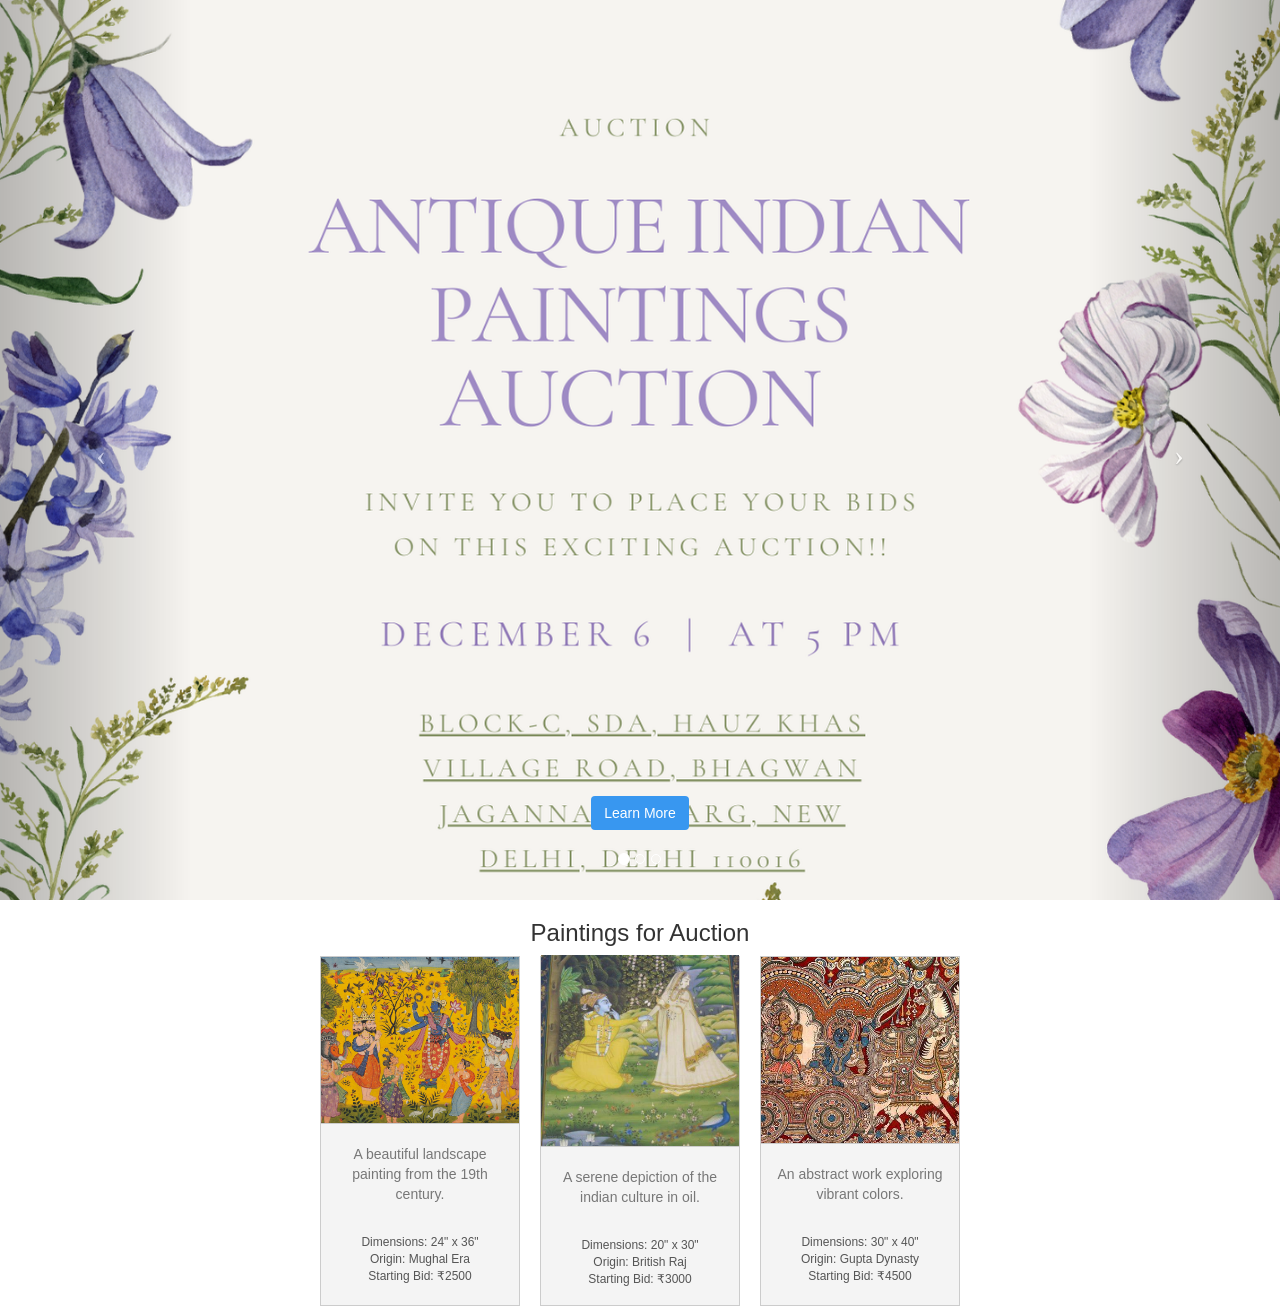
<file: auctionslide.html>
<!DOCTYPE html>
<html lang="en">
<head>
    <meta charset="UTF-8">
    <meta name="viewport" content="width=device-width, initial-scale=1.0">
    <title>Carousel Slide</title>
    <link rel="stylesheet" href="auctionslide.css"> <!-- Linking CSS file -->
    <link rel="stylesheet" href="https://maxcdn.bootstrapcdn.com/bootstrap/3.3.7/css/bootstrap.min.css"> <!-- Bootstrap CSS -->
</head>
<body>

<!-- Full Page Image Background Carousel Header -->
<div id="myCarousel" class="carousel slide" data-ride="carousel">
    <!-- Indicators -->
    <ol class="carousel-indicators">
        <li data-target="#myCarousel" data-slide-to="0" class="active"></li>
        <li data-target="#myCarousel" data-slide-to="1"></li>
        <li data-target="#myCarousel" data-slide-to="2"></li>
    </ol>

    <!-- Wrapper for Slides -->
    <div class="carousel-inner">
        <!-- Slide 1 -->
        <div class="item active">
            <div class="fill" style="background-image: url('AUCTION_IMG1.png');"></div>
            <div class="carousel-caption">
                <h2 class="animated fadeInDown"></h2>
                <p class="animated fadeInUp"></p>
                <p class="animated fadeInUp">
                    <a href="#" class="btn btn-transparent btn-rounded btn-large" id="learn-more-1">Learn More</a>
                </p>
            </div>
        </div>

        <!-- Slide 2 -->
        <div class="item">
            <div class="fill" style="background-image: url('antiquE_2.png');"></div>
            <div class="carousel-caption">
                <h2 class="animated fadeInDown"></h2>
                <p class="animated fadeInUp"></p>
                <p class="animated fadeInUp">
                    <a href="#" class="btn btn-transparent btn-rounded btn-large" id="learn-more-2">Learn More</a>
                </p>
            </div>
        </div>

        <!-- Slide 3 -->
        <div class="item">
            <div class="fill" style="background-image: url('antique_3.png');"></div>
            <div class="carousel-caption">
                <h2 class="animated fadeInDown"></h2>
                <p class="animated fadeInRight"></p>
                <p class="animated fadeInRight">
                    <a href="#" class="btn btn-transparent btn-rounded btn-large" id="learn-more-3">Learn More</a>
                </p>
            </div>
        </div>
    </div>

    <!-- Controls -->
    <a class="left carousel-control" href="#myCarousel" data-slide="prev">
        <span class="icon-prev"></span>
    </a>
    <a class="right carousel-control" href="#myCarousel" data-slide="next">
        <span class="icon-next"></span>
    </a>
</div>

<!-- Auction items for each slide -->
<!-- Paintings (for Slide 1) -->
<div class="auction-section" id="paintings-section" style="display: block;">
    <h3 style="text-align: center; font-size: 24px; color: #333;">Paintings for Auction</h3>
    <div class="item-list" style="display: flex; justify-content: center; gap: 20px;">
        <!-- Painting 1 -->
        <div class="item" style="width: 200px; height: 350px; background-color: #f4f4f4; display: flex; flex-direction: column; align-items: center; justify-content: center; border: 1px solid #ccc;">
            <!-- Image -->
            <img src="painting1.jpg" alt="Painting 1" style="width: 100%; height: 200px; object-fit: cover; border-bottom: 1px solid #ccc;">
            <!-- Description -->
            <p style="font-size: 14px; color: #777; text-align: center; margin-top: 10px;">A beautiful landscape painting from the 19th century.</p>
            <p style="font-size: 12px; color: #555; text-align: center;">Dimensions: 24" x 36"<br>Origin: Mughal Era<br>Starting Bid: ₹2500</p>
        </div>

        <!-- Painting 2 -->
        <div class="item" style="width: 200px; height: 350px; background-color: #f4f4f4; display: flex; flex-direction: column; align-items: center; justify-content: center; border: 1px solid #ccc;">
            <!-- Image -->
            <img src="painting2.jpeg" alt="Painting 2" style="width: 100%; height: 200px; object-fit: cover; border-bottom: 1px solid #ccc;">
            <!-- Description -->
            <p style="font-size: 14px; color: #777; text-align: center; margin-top: 10px;">A serene depiction of the indian culture in oil.</p>
            <p style="font-size: 12px; color: #555; text-align: center;">Dimensions: 20" x 30"<br>Origin: British Raj<br>Starting Bid: ₹3000</p>
        </div>

        <!-- Painting 3 -->
        <div class="item" style="width: 200px; height: 350px; background-color: #f4f4f4; display: flex; flex-direction: column; align-items: center; justify-content: center; border: 1px solid #ccc;">
            <!-- Image -->
            <img src="painting3.jpeg" alt="Painting 3" style="width: 100%; height: 200px; object-fit: cover; border-bottom: 1px solid #ccc;">
            <!-- Description -->
            <p style="font-size: 14px; color: #777; text-align: center; margin-top: 10px;">An abstract work exploring vibrant colors.</p>
            <p style="font-size: 12px; color: #555; text-align: center;">Dimensions: 30" x 40"<br>Origin: Gupta Dynasty<br>Starting Bid: ₹4500</p>
        </div>
    </div>
</div>

<!-- Pottery (for Slide 2) -->
<div class="auction-section" id="pottery-section" style="display: none;">
    <h3></h3>
  
        <h3 style="text-align: center; font-size: 24px; color: #333;">Pottery for Auction</h3>
        <div class="item-list" style="display: flex; justify-content: center; gap: 20px;">
            <!-- Painting 1 -->
            <div class="item" style="width: 200px; height: 350px; background-color: #f4f4f4; display: flex; flex-direction: column; align-items: center; justify-content: center; border: 1px solid #ccc;">
                <!-- Image -->
                <img src="pottery1.jpeg" alt="Painting 1" style="width: 100%; height: 200px; object-fit: cover; border-bottom: 1px solid #ccc;">
                <!-- Description -->
                <p style="font-size: 14px; color: #777; text-align: center; margin-top: 10px;">A beautiful handmade pottery from the 19th century.</p>
                <p style="font-size: 12px; color: #555; text-align: center;">Dimensions: 24" x 36"<br>Origin: Mughal Era<br>Starting Bid: ₹3500</p>
            </div>
    
            <!-- Painting 2 -->
            <div class="item" style="width: 200px; height: 350px; background-color: #f4f4f4; display: flex; flex-direction: column; align-items: center; justify-content: center; border: 1px solid #ccc;">
                <!-- Image -->
                <img src="pottery2.jpeg" alt="Painting 2" style="width: 100%; height: 200px; object-fit: cover; border-bottom: 1px solid #ccc;">
                <!-- Description -->
                <p style="font-size: 14px; color: #777; text-align: center; margin-top: 10px;">A serene hand crafted mud pottery with beautiful Painting.</p>
                <p style="font-size: 12px; color: #555; text-align: center;">Dimensions: 20" x 30"<br>Origin: British Raj<br>Starting Bid: ₹3500</p>
            </div>
    
            <!-- Painting 3 -->
            <div class="item" style="width: 200px; height: 350px; background-color: #f4f4f4; display: flex; flex-direction: column; align-items: center; justify-content: center; border: 1px solid #ccc;">
                <!-- Image -->
                <img src="pottery3.jpeg" alt="Painting 3" style="width: 100%; height: 200px; object-fit: cover; border-bottom: 1px solid #ccc;">
                <!-- Description -->
                <p style="font-size: 14px; color: #777; text-align: center; margin-top: 10px;">An abstract work exploring vibrant color and very unique patterns.</p>
                <p style="font-size: 12px; color: #555; text-align: center;">Dimensions: 30" x 40"<br>Origin: Gupta Dynasty<br>Starting Bid: ₹4500</p>
            </div>
        </div>
    </div>
    



 <!-- Furniture (for Slide 3) -->
 <div class="auction-section" id="furniture-section" style="display: none;">
    <h3 style="text-align: center; font-size: 24px; color: #333;">Furnitures for Auction</h3>
    <div class="item-list" style="display: flex; justify-content: center; gap: 20px;">
        <!-- Painting 1 -->
        <div class="item" style="width: 200px; height: 350px; background-color: #f4f4f4; display: flex; flex-direction: column; align-items: center; justify-content: center; border: 1px solid #ccc;">
            <!-- Image -->
            <img src="furniture1.jpg" alt="Painting 1" style="width: 100%; height: 200px; object-fit: cover; border-bottom: 1px solid #ccc;">
            <!-- Description -->
            <p style="font-size: 14px; color: #777; text-align: center; margin-top: 10px;">A beautiful book case from the 19th century .</p>
            <p style="font-size: 12px; color: #555; text-align: center;">Dimensions: 24" x 36"<br>Origin: Mughal Era<br>Starting Bid: ₹5000</p>
        </div>

        <!-- Painting 2 -->
        <div class="item" style="width: 200px; height: 350px; background-color: #f4f4f4; display: flex; flex-direction: column; align-items: center; justify-content: center; border: 1px solid #ccc;">
            <!-- Image -->
            <img src="furniture2.webp" alt="Painting 2" style="width: 100%; height: 200px; object-fit: cover; border-bottom: 1px solid #ccc;">
            <!-- Description -->
            <p style="font-size: 14px; color: #777; text-align: center; margin-top: 10px;">A pretty and wooden made majestic chair with engraved arts.</p>
            <p style="font-size: 12px; color: #555; text-align: center;">Dimensions: 20" x 30"<br>Origin: British Raj<br>Starting Bid: ₹5600</p>
        </div>

        <!-- Painting 3 -->
        <div class="item" style="width: 200px; height: 350px; background-color: #f4f4f4; display: flex; flex-direction: column; align-items: center; justify-content: center; border: 1px solid #ccc;">
            <!-- Image -->
            <img src="furniture3.jpg" alt="Painting 3" style="width: 100%; height: 200px; object-fit: cover; border-bottom: 1px solid #ccc;">
            <!-- Description -->
            <p style="font-size: 14px; color: #777; text-align: center; margin-top: 10px;">A beautiful weaved seat with wooden touch and beautiful floral carvings all around.</p>
            <p style="font-size: 12px; color: #555; text-align: center;">Dimensions: 30" x 40"<br>Origin: Gupta Dynasty<br>Starting Bid: ₹4500</p>
        </div>
    </div>
</div>




<script src="https://ajax.googleapis.com/ajax/libs/jquery/3.5.1/jquery.min.js"></script>
<script src="https://maxcdn.bootstrapcdn.com/bootstrap/3.3.7/js/bootstrap.min.js"></script>

<script>
    // Switch auction items based on the active slide
    $('#myCarousel').on('slid.bs.carousel', function () {
        const activeIndex = $('.carousel-inner .item.active').index();
        $('.auction-section').hide();
        if (activeIndex === 0) {
            $('#paintings-section').fadeIn();
        } else if (activeIndex === 1) {
            $('#pottery-section').fadeIn();
        } else if (activeIndex === 2) {
            $('#furniture-section').fadeIn();
        }
    });

    // Event dates
    const eventDates = {
        event1: new Date('2024-12-06T17:00:00').getTime(), // Dec 6, 2024, 5:00 PM
        event2: new Date('2024-10-05T17:00:00').getTime(), // Oct 5, 2024, 5:00 PM
    };

    // Calculate remaining time
    function calculateTimeLeft(eventTime) {
        const now = new Date().getTime();
        const timeLeft = eventTime - now;
        const days = Math.floor(timeLeft / (1000 * 60 * 60 * 24));
        const hours = Math.floor((timeLeft % (1000 * 60 * 60 * 24)) / (1000 * 60 * 60));
        const minutes = Math.floor((timeLeft % (1000 * 60 * 60)) / (1000 * 60));
        const seconds = Math.floor((timeLeft % (1000 * 60)) / 1000);
        return `${days} days, ${hours} hours, ${minutes} minutes, and ${seconds} seconds left!`;
    }

    // Display notification for Event 1 (Dec 6)
    document.getElementById('learn-more-1').addEventListener('click', function() {
        const currentDate = new Date().getTime();
        alert(currentDate < eventDates.event1 ? 'Event 1 starts in ' + calculateTimeLeft(eventDates.event1) : 'Event 1 has already started or passed.');
    });

    // Display notification for Event 2 (Oct 5)
    document.getElementById('learn-more-2').addEventListener('click', function() {
        const currentDate = new Date().getTime();
        alert(currentDate < eventDates.event2 ? 'Event 2 starts in ' + calculateTimeLeft(eventDates.event2) : 'Event 2 has already started or passed.');
    });

    // Display notification for Event 3 (It's live now!)
    document.getElementById('learn-more-3').addEventListener('click', function() {
        if (confirm("It's live now! Do you want to Bid Now?")) {
            window.location.href = 'auction.html'; // Redirect to auction.html
        }
    });
</script>

</body>
</html>
</file>
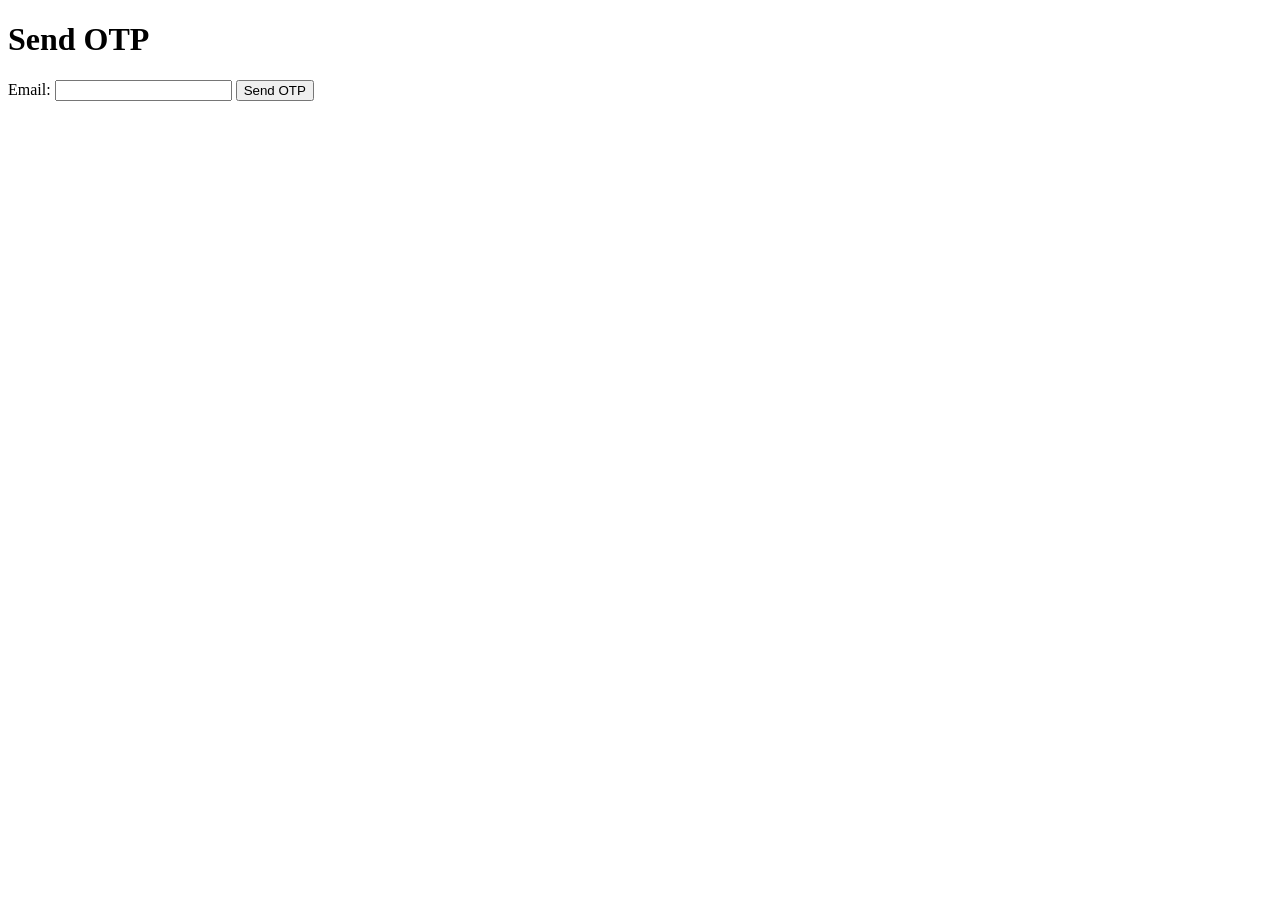
<file: send_otp.html>
<!DOCTYPE html>
<html lang="en">
<head>
  <meta charset="UTF-8">
  <meta name="viewport" content="width=device-width, initial-scale=1.0">
  <title>Send OTP</title>
  <style>
    /* (CSS remains the same as the previous code you provided) */
  </style>
</head>
<body>
  <h1>Send OTP</h1>
  <form id="sendOTPForm">
    <label for="email">Email:</label>
    <input type="email" id="email" name="email" required>
    <button type="submit">Send OTP</button>
  </form>
  <script>
    document.addEventListener('DOMContentLoaded', () => {
      const sendOTPForm = document.getElementById('sendOTPForm');

      if (sendOTPForm) {
        sendOTPForm.addEventListener('submit', async (e) => {
          e.preventDefault();
          const email = sendOTPForm.elements.email.value;
          
          // API to send OTP to email
          const response = await fetch(`/api/sendOTP?email=${encodeURIComponent(email)}`);
          const result = await response.json();
          
          alert(result.message);
          
          if (result.success) {
            // Store email in localStorage to use in verify page
            localStorage.setItem('email', email);
            window.location.href = 'verifyOTP.html';
          }
        });
      }
    });
  </script>
</body>
</html>
</file>
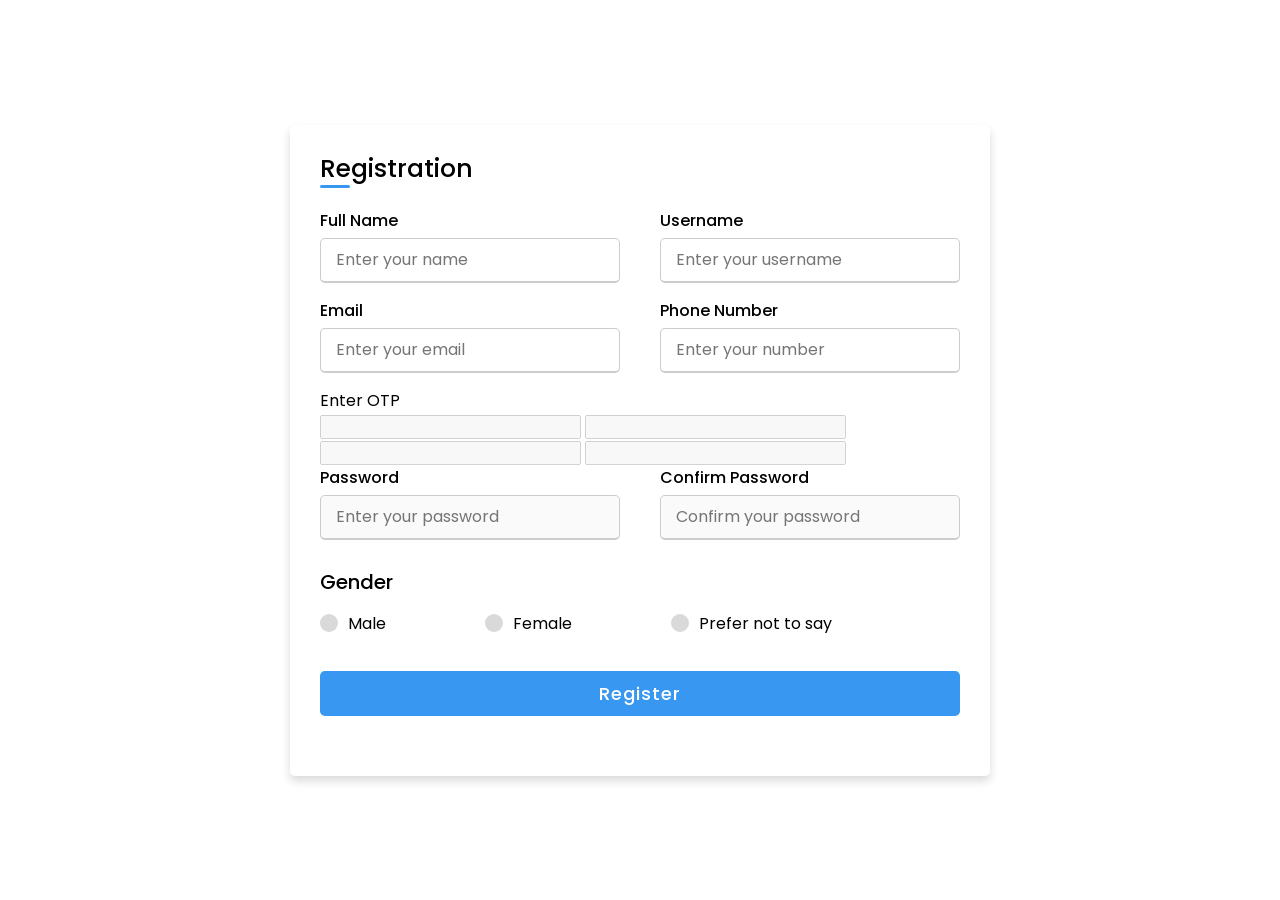
<file: sign.html>
<!DOCTYPE html>
<!-- Created By CodingLab - www.codinglabweb.com -->
<html lang="en" dir="ltr">
<head>
    <meta charset="UTF-8">
    <title>Responsive Registration Form | CodingLab</title>
    <link rel="stylesheet" href="sign.css">
    <meta name="viewport" content="width=device-width, initial-scale=1.0">
</head>
<body>
    <div class="container">
        <div class="title">Registration</div>
        <div class="content">
            <form action="#">
                <div class="user-details">
                    <div class="input-box">
                        <span class="details">Full Name</span>
                        <input type="text" placeholder="Enter your name" required>
                    </div>
                    <div class="input-box">
                        <span class="details">Username</span>
                        <input type="text" placeholder="Enter your username" required>
                    </div>
                    <div class="input-box">
                        <span class="details">Email</span>
                        <input type="text" placeholder="Enter your email" required>
                    </div>
                    <div class="input-box">
                        <span class="details">Phone Number</span>
                        <input type="text" id="phone-number" placeholder="Enter your number" required>
                    </div>

                    <!-- OTP Section -->
                    <div class="otp-box">
                        <span class="details">Enter OTP</span>
                        <div class="otp-inputs">
                            <input type="text" maxlength="1" disabled>
                            <input type="text" maxlength="1" disabled>
                            <input type="text" maxlength="1" disabled>
                            <input type="text" maxlength="1" disabled>
                        </div>
                    </div>

                    <div class="input-box">
                        <span class="details">Password</span>
                        <input type="password" id="password" placeholder="Enter your password" disabled required>
                    </div>
                    <div class="input-box">
                        <span class="details">Confirm Password</span>
                        <input type="password" id="confirm-password" placeholder="Confirm your password" disabled required>
                    </div>
                </div>
                
                <div class="gender-details">
                    <input type="radio" name="gender" id="dot-1">
                    <input type="radio" name="gender" id="dot-2">
                    <input type="radio" name="gender" id="dot-3">
                    <span class="gender-title">Gender</span>
                    <div class="category">
                        <label for="dot-1">
                            <span class="dot one"></span>
                            <span class="gender">Male</span>
                        </label>
                        <label for="dot-2">
                            <span class="dot two"></span>
                            <span class="gender">Female</span>
                        </label>
                        <label for="dot-3">
                            <span class="dot three"></span>
                            <span class="gender">Prefer not to say</span>
                        </label>
                    </div>
                </div>
                
                <div class="button">
                    <input type="submit" value="Register" disabled>
                </div>
            </form>
        </div>
    </div>

    <!-- JavaScript for OTP handling -->
    <script>
        const inputs = document.querySelectorAll(".otp-inputs input"),
            button = document.querySelector(".button input"),
            phoneNumberInput = document.getElementById("phone-number"),
            passwordInput = document.getElementById("password"),
            confirmPasswordInput = document.getElementById("confirm-password");

        // OTP input logic
        inputs.forEach((input, index1) => {
            input.addEventListener("keyup", (e) => {
                const currentInput = input,
                    nextInput = input.nextElementSibling,
                    prevInput = input.previousElementSibling;

                if (currentInput.value.length > 1) {
                    currentInput.value = "";
                    return;
                }
                if (nextInput && nextInput.hasAttribute("disabled") && currentInput.value !== "") {
                    nextInput.removeAttribute("disabled");
                    nextInput.focus();
                }
                if (e.key === "Backspace") {
                    inputs.forEach((input, index2) => {
                        if (index1 <= index2 && prevInput) {
                            input.setAttribute("disabled", true);
                            input.value = "";
                            prevInput.focus();
                        }
                    });
                }

                // If OTP is fully entered
                if (!inputs[3].disabled && inputs[3].value !== "") {
                    button.removeAttribute("disabled");
                    button.classList.add("active");

                    // OTP completed notification
                    setTimeout(() => {
                        alert("Authentication completed.");
                        
                        // Enable password fields
                        passwordInput.removeAttribute("disabled");
                        confirmPasswordInput.removeAttribute("disabled");

                        // Focus on the password input field
                        passwordInput.focus();
                    }, 500); // Delay for showing "Authentication completed" after OTP is fully entered
                    return;
                }
                button.classList.remove("active");
            });
        });

        // Simulate OTP send notification
        phoneNumberInput.addEventListener("blur", () => {
            if (phoneNumberInput.value.length > 0) {
                alert("OTP has been sent to your phone number.");

                // Enable the first OTP input after a delay
                setTimeout(() => {
                    inputs[0].removeAttribute("disabled");
                    inputs[0].focus();
                }, 1000); // Simulate a 1-second delay for OTP send
            }
        });

        window.addEventListener("load", () => inputs[0].setAttribute("disabled", true));
    </script>
</body>
</html>
</file>
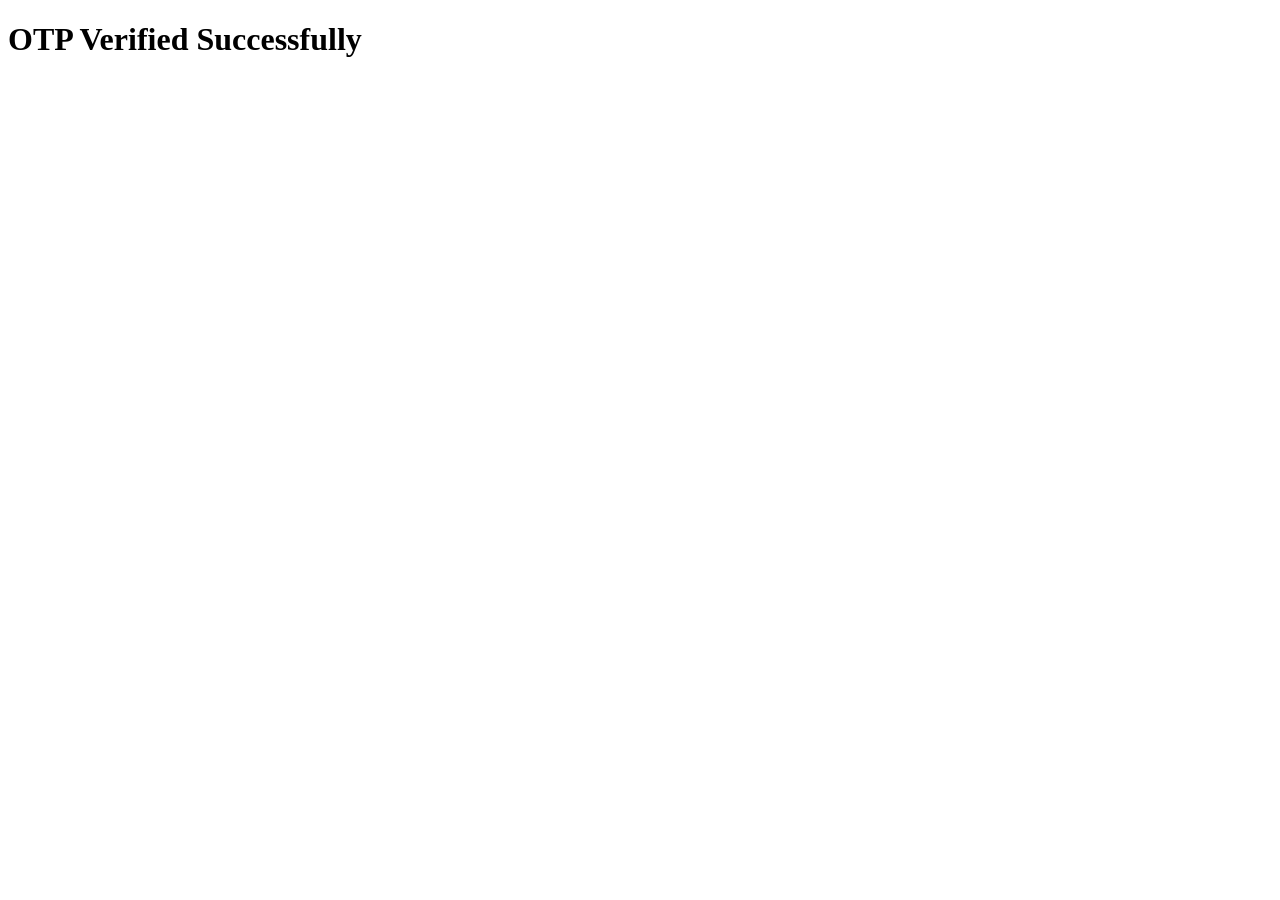
<file: success.html>
<!DOCTYPE html>
<html lang="en">
<head>
  <meta charset="UTF-8">
  <meta name="viewport" content="width=device-width, initial-scale=1.0">
  <title>Success</title>
  <style>
    /* (CSS remains the same as the previous code you provided) */
  </style>
</head>
<body>
  <div class="container">
    <h1>OTP Verified Successfully</h1>
    <!-- Add any other content you want to display on the success page -->
  </div>
</body>
</html>
</file>
<file: auctionslide.css>
/* Reset default styles */
* {
  margin: 0;
  padding: 0;
  box-sizing: border-box;
}

/* Global styles */
body {
  font-family: 'Arial', sans-serif;
  background-color: #FDE3E1;
  color: #333;
}

.auction-container {
  max-width: 900px;
  margin: 40px auto;
  background-color: white;
  padding: 30px;
  border-radius: 15px;
  box-shadow: 0px 10px 20px rgba(0, 0, 0, 0.1);
  animation: fadeIn 1s ease-in-out;
}

@keyframes fadeIn {
  from {
    opacity: 0;
  }
  to {
    opacity: 1;
  }
}

h1 {
  font-size: 36px;
  text-align: center;
  color: #D85864;
  margin-bottom: 20px;
}

.auction-item h2 {
  font-size: 28px;
  color: #333;
  text-align: center;
  margin-bottom: 20px;
}

.auction-item img {
  display: block;
  margin: 0 auto;
  width: 100%;
  max-width: 400px;
  border-radius: 10px;
  transition: transform 0.3s;
  box-shadow: 0px 5px 15px rgba(0, 0, 0, 0.1);
}

.auction-item img:hover {
  transform: scale(1.05);
}

.auction-item h4 {
  text-align: center;
  font-size: 22px;
  color: #444;
  margin: 20px 0 10px;
}

.auction-item h5 {
  font-size: 18px;
  line-height: 1.5;
  text-align: center;
  color: #666;
  margin-bottom: 20px;
}

.bid-section {
  text-align: center;
  margin-top: 30px;
}

.bid-section label {
  font-size: 18px;
  font-weight: bold;
  color: #555;
}

.bid-section input[type="number"] {
  padding: 10px;
  font-size: 16px;
  border: 2px solid #ddd;
  border-radius: 5px;
  width: 120px;
  margin-left: 10px;
  transition: border-color 0.3s;
}

.bid-section input[type="number"]:focus {
  border-color: #D85864;
}

.bid-section button {
  padding: 10px 30px;
  font-size: 16px;
  background-color: #D85864;
  color: white;
  border: none;
  border-radius: 5px;
  cursor: pointer;
  margin-left: 10px;
  transition: background-color 0.3s;
}

.bid-section button:hover {
  background-color: #FF6B6B;
}

.highest-bid {
  font-size: 20px;
  margin-top: 25px;
  text-align: center;
  color: #333;
}

.highest-bid span {
  font-weight: bold;
  color: #D85864;
}

.timer {
  font-size: 24px;
  color: #D85864;
  text-align: center;
  margin-top: 30px;
}

.timer span {
  font-weight: bold;
}

/* Button animation */
.bid-section button {
  position: relative;
  overflow: hidden;
}

.bid-section button::before {
  content: "";
  position: absolute;
  top: 50%;
  left: 50%;
  width: 300%;
  height: 300%;
  background: rgba(255, 255, 255, 0.2);
  transition: all 0.75s cubic-bezier(0.25, 1, 0.5, 1);
  transform: translate(-50%, -50%) scale(0);
  border-radius: 50%;
}

.bid-section button:hover::before {
  transform: translate(-50%, -50%) scale(1);
}
new css
html,
body {
    height: 100%;
}

.carousel,
.item,
.active {
    height: 100%;
}

.carousel-inner {
  height: 100%;
  background: #3897f0;
}

.carousel-caption {
  padding-bottom: 80px;
}

h2 {
  font-size: 60px;
}

p {
  padding: 10px;
}

/* Background images are set within the HTML using inline CSS, not here */
.fill {
    height: 100vh; /* This makes the div take the full height of the viewport */
    width: 100vw;  /* This makes the div take the full width of the viewport */
    background-size: cover; /* Ensures the image covers the entire div */
    background-position: center; /* Centers the image within the div */
    background-repeat: no-repeat; /* Prevents repeating the image */
}

/**
 * Button
 */
.btn-transparent {
  background-color: #3897f0; /* Always blue background */
  color: white; /* White text initially */
  border: 2px solid #3897f0; /* Blue border */
  padding: 11px 45px;
  font-size: 18px;
  border-radius: 70px;
  transition: background-color 0.3s ease, color 0.3s ease;
}

.btn-transparent:hover,
.btn-transparent:focus,
.btn-transparent:active {
  background-color: #3897f0; /* Blue background remains */
  color: white; /* Text stays white */
  outline: none; /* Removes focus outline */
}

/**
 * Change animation duration
 */
.animated {
  -webkit-animation-duration: 1.5s;
  animation-duration: 1.5s;
}

@-webkit-keyframes fadeInRight {
  from {
    opacity: 0;
    -webkit-transform: translate3d(100px, 0, 0);
    transform: translate3d(100px, 0, 0);
  }
  to {
    opacity: 1;
    -webkit-transform: none;
    transform: none;
  }
}

@keyframes fadeInRight {
  from {
    opacity: 0;
    -webkit-transform: translate3d(100px, 0, 0);
    transform: translate3d(100px, 0, 0);
  }
  to {
    opacity: 1;
    -webkit-transform: none;
    transform: none;
  }
}

.fadeInRight {
  -webkit-animation-name: fadeInRight;
  animation-name: fadeInRight;
}
</file>
<file: sign.css>
@import url('https://fonts.googleapis.com/css2?family=Poppins:wght@200;300;400;500;600;700&display=swap');
*{
  margin: 0;
  padding: 0;
  box-sizing: border-box;
  font-family: 'Poppins',sans-serif;
}
body{
  height: 100vh;
  display: flex;
  justify-content: center;
  align-items: center;
  padding: 10px;
  background: #fff;
}
.container{
  max-width: 700px;
  width: 100%;
  background-color: #fff;
  padding: 25px 30px;
  border-radius: 5px;
  box-shadow: 0 5px 10px rgba(0,0,0,0.15);
}
.container .title{
  font-size: 25px;
  font-weight: 500;
  position: relative;
}
.container .title::before{
  content: "";
  position: absolute;
  left: 0;
  bottom: 0;
  height: 3px;
  width: 30px;
  border-radius: 5px;
  background:#3897f0 ;
}
.content form .user-details{
  display: flex;
  flex-wrap: wrap;
  justify-content: space-between;
  margin: 20px 0 12px 0;
}
form .user-details .input-box{
  margin-bottom: 15px;
  width: calc(100% / 2 - 20px);
}
form .input-box span.details{
  display: block;
  font-weight: 500;
  margin-bottom: 5px;
}
.user-details .input-box input{
  height: 45px;
  width: 100%;
  outline: none;
  font-size: 16px;
  border-radius: 5px;
  padding-left: 15px;
  border: 1px solid #ccc;
  border-bottom-width: 2px;
  transition: all 0.3s ease;
}
.user-details .input-box input:focus,
.user-details .input-box input:valid{
  border-color: #3897f0;
}
 form .gender-details .gender-title{
  font-size: 20px;
  font-weight: 500;
 }
 form .category{
   display: flex;
   width: 80%;
   margin: 14px 0 ;
   justify-content: space-between;
 }
 form .category label{
   display: flex;
   align-items: center;
   cursor: pointer;
 }
 form .category label .dot{
  height: 18px;
  width: 18px;
  border-radius: 50%;
  margin-right: 10px;
  background: #d9d9d9;
  border: 5px solid transparent;
  transition: all 0.3s ease;
}
 #dot-1:checked ~ .category label .one,
 #dot-2:checked ~ .category label .two,
 #dot-3:checked ~ .category label .three{
   background: #3897f0;
   border-color: #d9d9d9;
 }
 form input[type="radio"]{
   display: none;
 }
 form .button{
   height: 45px;
   margin: 35px 0
 }
 form .button input{
   height: 100%;
   width: 100%;
   border-radius: 5px;
   border: none;
   color: #fff;
   font-size: 18px;
   font-weight: 500;
   letter-spacing: 1px;
   cursor: pointer;
   transition: all 0.3s ease;
   background: #3897f0;
 }
 form .button input:hover{
  /* transform: scale(0.99); */
  background: #3897f0;
  }
 @media(max-width: 584px){
 .container{
  max-width: 100%;
}
form .user-details .input-box{
    margin-bottom: 15px;
    width: 100%;
  }
  form .category{
    width: 100%;
  }
  .content form .user-details{
    max-height: 300px;
    overflow-y: scroll;
  }
  .user-details::-webkit-scrollbar{
    width: 5px;
  }
  }
  @media(max-width: 459px){
  .container .content .category{
    flex-direction: column;
  }
}
</file>
